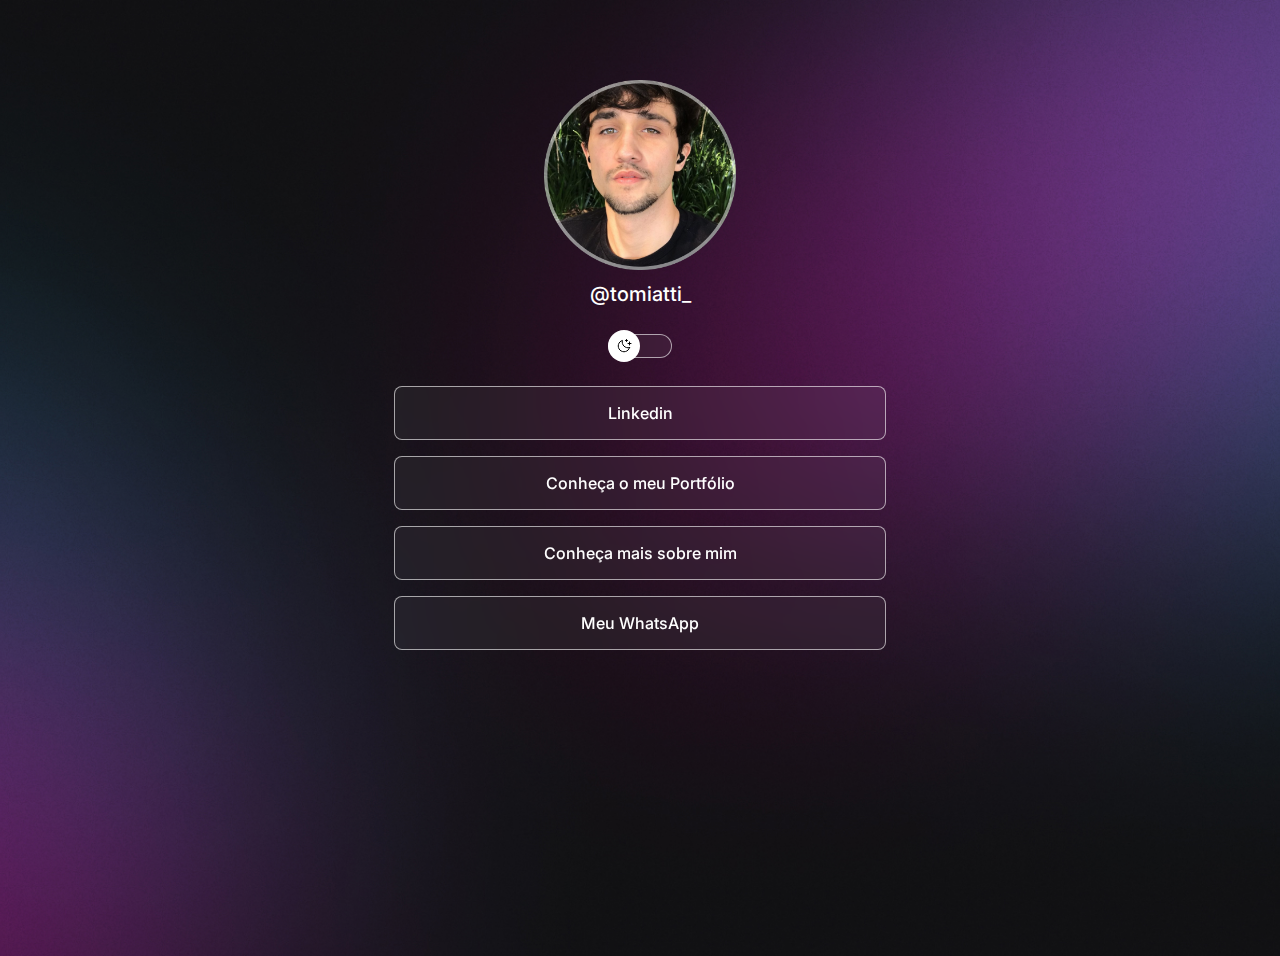
<file: index.html>
<!DOCTYPE html>
<html lang="en">
  <head>
    <link rel="preconnect" href="https://fonts.googleapis.com" />
    <link rel="preconnect" href="https://fonts.gstatic.com" crossorigin />
    <link
      href="https://fonts.googleapis.com/css2?family=Inter:wght@400;500&display=swap"
      rel="stylesheet"
    />

    <meta charset="UTF-8" />
    <meta http-equiv="X-UA-Compatible" content="IE=edge" />
    <meta name="viewport" content="width=device-width, initial-scale=1.0" />
    <title>Tomiatti</title>
    <link rel="stylesheet" href="./style.css" />
  </head>
  <body>
    <div id="container">
      <div id="profile">
        <img
          src="./assets/avatar.png"
          alt="Foto de Henrique Tomiatti de fone, camiseta preta e no meio do mato."
        />
        <p>@tomiatti_</p>
      </div>
      <div id="switch" onclick="toggleMode()">
        <button></button>
        <span></span>
      </div>
      <ul>
        <li>
          <a href="https://linkedin.com/in/htm1105" target="_blank">Linkedin</a>
        </li>
        <li>
          <a href="https://github.com/HenriqueTomiatti" target="_blank"
            >Conheça o meu Portfólio</a
          >
        </li>
        <li>
          <a href="sobre.html">Conheça mais sobre mim</a>
        </li>
        <li>
          <a href="https://wa.me/+5511933391474" target="_blank"
            >Meu WhatsApp</a
          >
        </li>
      </ul>
    </div>
    <script src="./script.js"></script>
  </body>
</html>
</file>
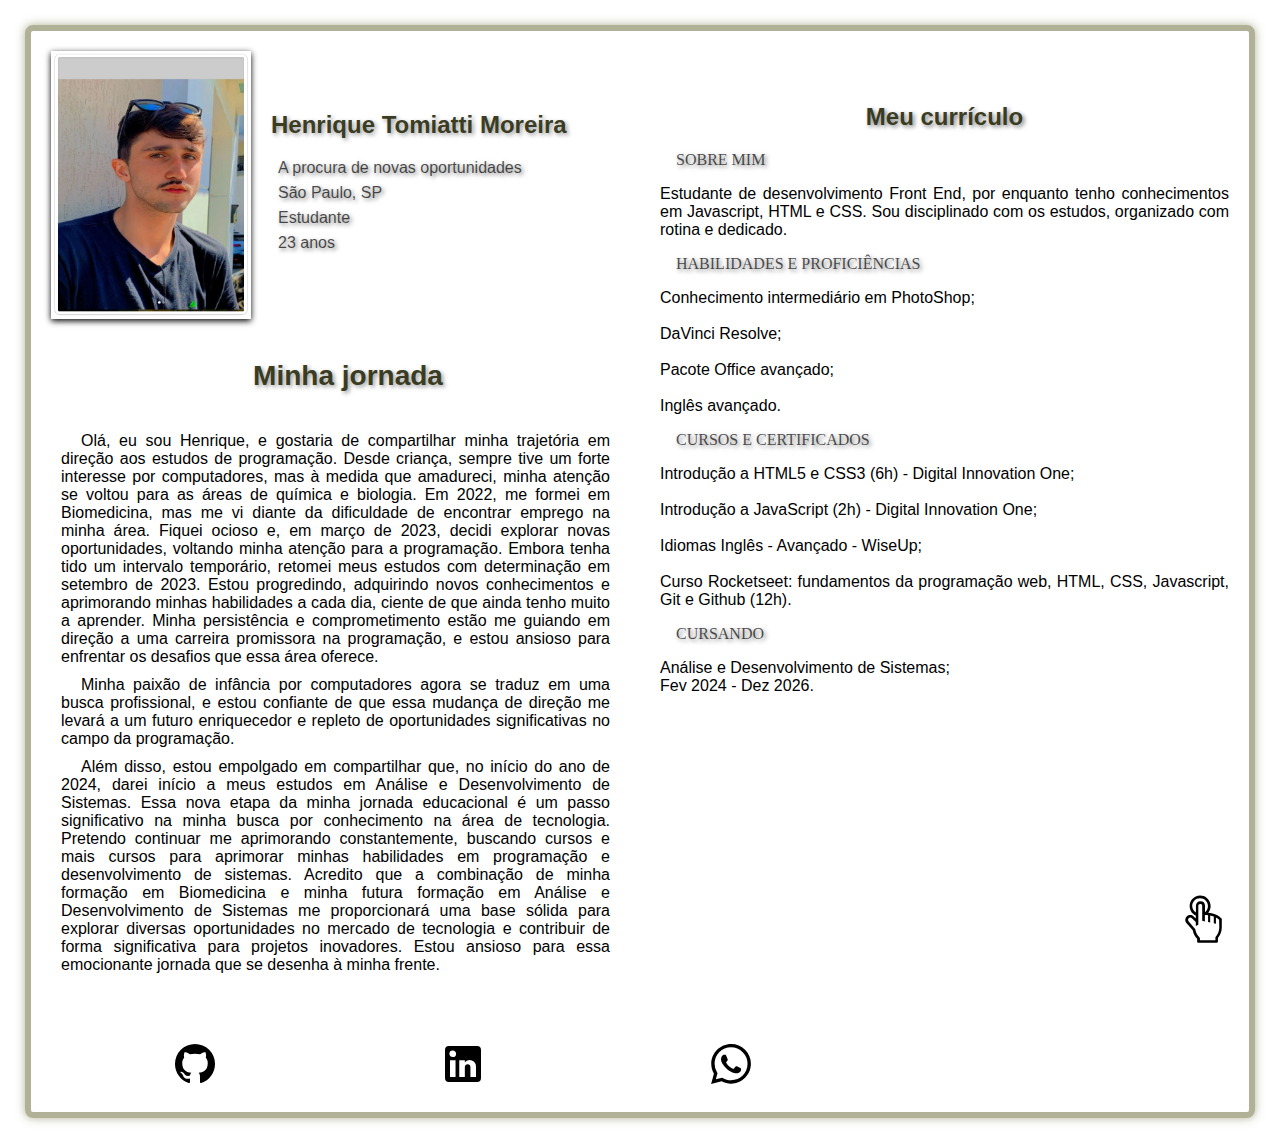
<file: sobre.html>
<!DOCTYPE html>
<html lang="en">
  <head>
    <meta charset="UTF-8" />
    <meta name="viewport" content="width=device-width, initial-scale=1.0" />
    <title>Sobre o Tomiatti</title>
    <link rel="stylesheet" href="./sobre.css" />
  </head>
  <body>
    <div class="container2">
      <div class="coluna coluna-esquerda">
        <div class="perfil">
          <div class="imgbox">
            <img src="./assets/Sobreimg.png" alt="Imagem do Henrique" />
            <div class="info">
              <h1>Henrique Tomiatti Moreira</h1>
              <ul>
                <li>A procura de novas oportunidades</li>
                <li>São Paulo, SP</li>
                <li>Estudante</li>
                <li>23 anos</li>
              </ul>
            </div>
          </div>
          <div class="bio">
            <h4>Minha jornada</h4>
            <p>
            <p>
              Olá, eu sou Henrique, e gostaria de compartilhar minha trajetória
              em direção aos estudos de programação. Desde criança, sempre tive
              um forte interesse por computadores, mas à medida que amadureci,
              minha atenção se voltou para as áreas de química e biologia. Em
              2022, me formei em Biomedicina, mas me vi diante da dificuldade de
              encontrar emprego na minha área. Fiquei ocioso e, em março de
              2023, decidi explorar novas oportunidades, voltando minha atenção
              para a programação. Embora tenha tido um intervalo temporário,
              retomei meus estudos com determinação em setembro de 2023. Estou
              progredindo, adquirindo novos conhecimentos e aprimorando minhas
              habilidades a cada dia, ciente de que ainda tenho muito a
              aprender. Minha persistência e comprometimento estão me guiando em
              direção a uma carreira promissora na programação, e estou ansioso
              para enfrentar os desafios que essa área oferece.
            </p>
            <p>
              Minha paixão de infância por computadores agora se traduz em uma
              busca profissional, e estou confiante de que essa mudança de
              direção me levará a um futuro enriquecedor e repleto de
              oportunidades significativas no campo da programação.
            </p>
            <p>
              Além disso, estou empolgado em compartilhar que, no início do ano
              de 2024, darei início a meus estudos em Análise e Desenvolvimento
              de Sistemas. Essa nova etapa da minha jornada educacional é um
              passo significativo na minha busca por conhecimento na área de
              tecnologia. Pretendo continuar me aprimorando constantemente,
              buscando cursos e mais cursos para aprimorar minhas habilidades em
              programação e desenvolvimento de sistemas. Acredito que a
              combinação de minha formação em Biomedicina e minha futura
              formação em Análise e Desenvolvimento de Sistemas me proporcionará
              uma base sólida para explorar diversas oportunidades no mercado de
              tecnologia e contribuir de forma significativa para projetos
              inovadores. Estou ansioso para essa emocionante jornada que se
              desenha à minha frente.
            </p>
            </p>
          </div>
          <div class="sociallinks">
            <ul>
              <li>
                <a href="https://github.com/HenriqueTomiatti" target="_blank"
                  ><img src="assets/github.svg" alt="Logo GitHub"
                /></a>
              </li>
              <li>
                <a
                  href="https://www.linkedin.com/in/henrique-tomiatti-moreira-3a8142270/"
                  target="_blank"
                  ><img src="assets/linkedin.svg" alt="Logo Linkedin"
                /></a>
              </li>
              <li>
                <a href="https://wa.me/+5511933391474" target="_blank"
                  ><img src="assets/whatsapp.svg" alt="Logo Whatsapp"
                /></a>
              </li>
            </ul>
          </div>
        </div>
      </div>
      <div class="coluna coluna-direita">
        <div class="curriculo">
          <h2>Meu currículo</h2>
          <ul>
            <li>SOBRE MIM  </li>
              <p>Estudante de desenvolvimento Front End, por enquanto tenho conhecimentos em Javascript, HTML e CSS. Sou disciplinado com os estudos, organizado com rotina e dedicado.  </p>
              
          
            <li>HABILIDADES E PROFICIÊNCIAS  </li>
              <p>
                Conhecimento intermediário em PhotoShop; <br><br> DaVinci Resolve; <br><br> Pacote Office avançado; <br><br> Inglês avançado.
              </p>
            
            <li>CURSOS E CERTIFICADOS  </li>
              <p>Introdução a HTML5 e CSS3 (6h) - Digital Innovation One; <br><br>Introdução a JavaScript (2h) - Digital Innovation One; <br><br> Idiomas Inglês - Avançado - WiseUp; <br><br> Curso Rocketseet: fundamentos da programação web, HTML, CSS, Javascript, Git e Github (12h). </p>

              <li>CURSANDO</li>
              <p>Análise e Desenvolvimento de Sistemas; <br>Fev 2024 - Dez 2026.
              </p>
          </ul>
        </div>
        <div class="certificados"> 
          <a href="sobreC.html">
            <img src="assets/certificado.svg" alt="Icone" >
          </a>
        </div>      
      </div>
    </div>
  </body>
</html>
</file>
<file: style.css>
* {
  margin: 0;
  padding: 0;
  box-sizing: border-box;
}

:root {
  --text-color: white;
  --bg-url: url(./assets/bg-mobile.jpg);
  --stroke-color: rgba(255, 255, 255, 0.6);
  --surface-color: rgba(255, 255, 255, 0.05);
  --surface-color-hover: rgba(0, 0, 0, 0.02);
  --switch-bg-url: url(assets/moon-stars.svg);
}

.light {
  --text-color: black;
  --bg-url: url(./assets/bg-mobile-light.jpg);
  --stroke-color: rgba(0, 0, 0, 0.6);
  --surface-color: rgba(0, 0, 0, 0.05);
  --surface-color-hover: rgba(0, 0, 0, 0.02);
  --switch-bg-url: url(assets/sun.svg);
}

body {
  /*
  background-image: url(./assets/bg-mobile.jpg);
  background-repeat: no-repeat;
  background-position: top center;
  background-size: cover;
  */

  /*backgroud*/
  background: var(--bg-url) no-repeat top center/cover;
  height: 100vh;
}

body * {
  font-family: "Inter", sans-serif;
  color: var(--text-color);
}

#container {
  width: 100%;
  max-width: 588px;
  margin: 56px auto 0px;
  padding: 0 24px;
}

/* profile */

#profile {
  text-align: center;
  padding: 24px;
}

#profile img {
  width: 192px;
}

#profile p {
  font-size: 20px;
  font-weight: 500;
  line-height: 24px;
  margin-top: 8px;
}

/*switch*/
#switch {
  position: relative;
  width: 64px;
  margin: 4px auto;
}

#switch button {
  width: 32px;
  height: 32px;
  background: white var(--switch-bg-url) no-repeat center;
  border: 0;
  border-radius: 50%;

  position: absolute;
  top: 50%;
  left: 0;
  z-index: 1;
  transform: translateY(-50%);
  animation: slide-back 0.2s;
}

.light #switch button {
  animation: slide-in 0.3s forwards;
}

#switch span {
  display: block;
  width: 64px;
  height: 24px;
  border: 1px solid var(--stroke-color);
  background: var(--surface-color);
  backdrop-filter: blur(4px);
  border-radius: 9999px;
}

/* links - lista */

ul {
  list-style: none;
  display: flex;
  flex-direction: column;
  gap: 16px;
  padding: 24px;
}

ul li a {
  display: flex;
  justify-content: center;
  align-items: center;

  padding: 16px 24px;

  background: var(--surface-color);
  border: 1px solid var(--stroke-color);
  border-radius: 8px;

  backdrop-filter: blur(10px);
  -webkit-backdrop-filter: blur(10px);

  text-decoration: none;
  font-weight: 500;

  transition: background 0.2s;
}

/* pseudo-seletor */

ul li a:hover {
  background: var(--surface-color-hover);
  border: 1.5px solid var(--text-color);
}

@media (min-width: 700px) {
  :root {
    --bg-url: url(./assets/bg-desktop.jpg);
  }

  .light {
    --bg-url: url(./assets/bg-desktop-light.jpg);
  }
}

@keyframes slide-in {
  from {
    left: 0;
  }
  to {
    left: 50%;
  }
}

@keyframes slide-back {
  from {
    left: 50%;
  }
  to {
    left: 0;
  }
}
</file>
<file: sobre.css>
* {
  margin: 0;
  padding: 0;
  text-decoration: none;
  box-sizing: border-box;
  list-style: none;
}

body {
  background: rgb(255, 248, 220) cover;
  margin: 25px;
  padding: 0;
}

.container2 {
  display: flex;
  justify-content: space-between;
  width: 100%;
  border: 6px solid rgba(98, 99, 46, 0.5);
  border-radius: 8px;
  box-shadow: 0px 0px 10px rgba(98, 99, 46, 0.5);
}

.coluna {
  width: 50%;
  padding: 20px;
}

.perfil {
  display: flex;
  flex-direction: column;
  align-items: flex-start;
  gap: 1rem;
}

.imgbox {
  display: flex;
  align-items: center;
}

.imgbox img {
  width: 200px;
  border-radius: 1px;
  border: 2px solid #fff;
  box-shadow: 0px 2px 6px 0px;
}

.info {
  margin-left: 20px;
}

.info h1 {
  color: #313317f5;
  font-size: 24px;
  margin-bottom: 20px;
  text-shadow: 2px 2px 4px rgba(26, 29, 29, 0.452);
  font-family: "Josefin Sans", sans-serif;
}

.info ul {
  padding: 0;
  color: #000000b0;
  text-shadow: 2px 2px 4px rgba(0, 0, 0, 0.5);
}

.info li {
  font-size: 16px;
  margin: 7px;
  font-family: "Josefin Sans", sans-serif;
}

.bio h4 {
  color: #313317f5;
  margin: 25px 0 40px 25px;
  font-size: 28px;
  text-shadow: 2px 2px 4px rgba(26, 29, 29, 0.452);
  font-family: "Josefin Sans", sans-serif;
  display: flex;
  text-align: center;
  justify-content: center;
  align-items: center;
}

.bio p {
  margin: 10px;
  text-align: justify;
  text-indent: 20px;
  font-family: "Josefin Sans", sans-serif;
  font-size: 16px;
}

.sociallinks {
  display: flex;
}

.sociallinks ul {
  display: flex;
  width: 50%;
  margin: 40px 0 0 0;
}

.sociallinks li {
  display: inline;
  margin: 0 100px 0 120px;
}

.sociallinks li img {
  transition: transform 0.3s;
}

.sociallinks li a:hover img,
.sociallinks li a:active img {
  transform: scale(1.2);
}

.curriculo h2 {
  color: #313317f5;
  text-shadow: 2px 2px 4px rgba(0, 0, 0, 0.5);
  font-family: "Josefin Sans", sans-serif;
  margin: 52px 0 0 0;
  text-align: center;
}

.curriculo ul {
  margin: 20px 0 0 0;
}

.curriculo li {
  margin: 1rem;
  color: #000000b0;
  text-shadow: 2px 2px 4px rgba(0, 0, 0, 0.5);
}

.curriculo p {
  font-family: "Josefin Sans", sans-serif;
  text-align: justify;
}

.certificados img:hover,
.certificados img:active img {
  transform: scale(1.2);
}

.certificados {
  display: flex;
  align-items: flex-start;
  justify-content: right;
  position: relative;
}

.certificados img {
  display: flex;
  margin: 200px 0 0 0;
}
</file>
